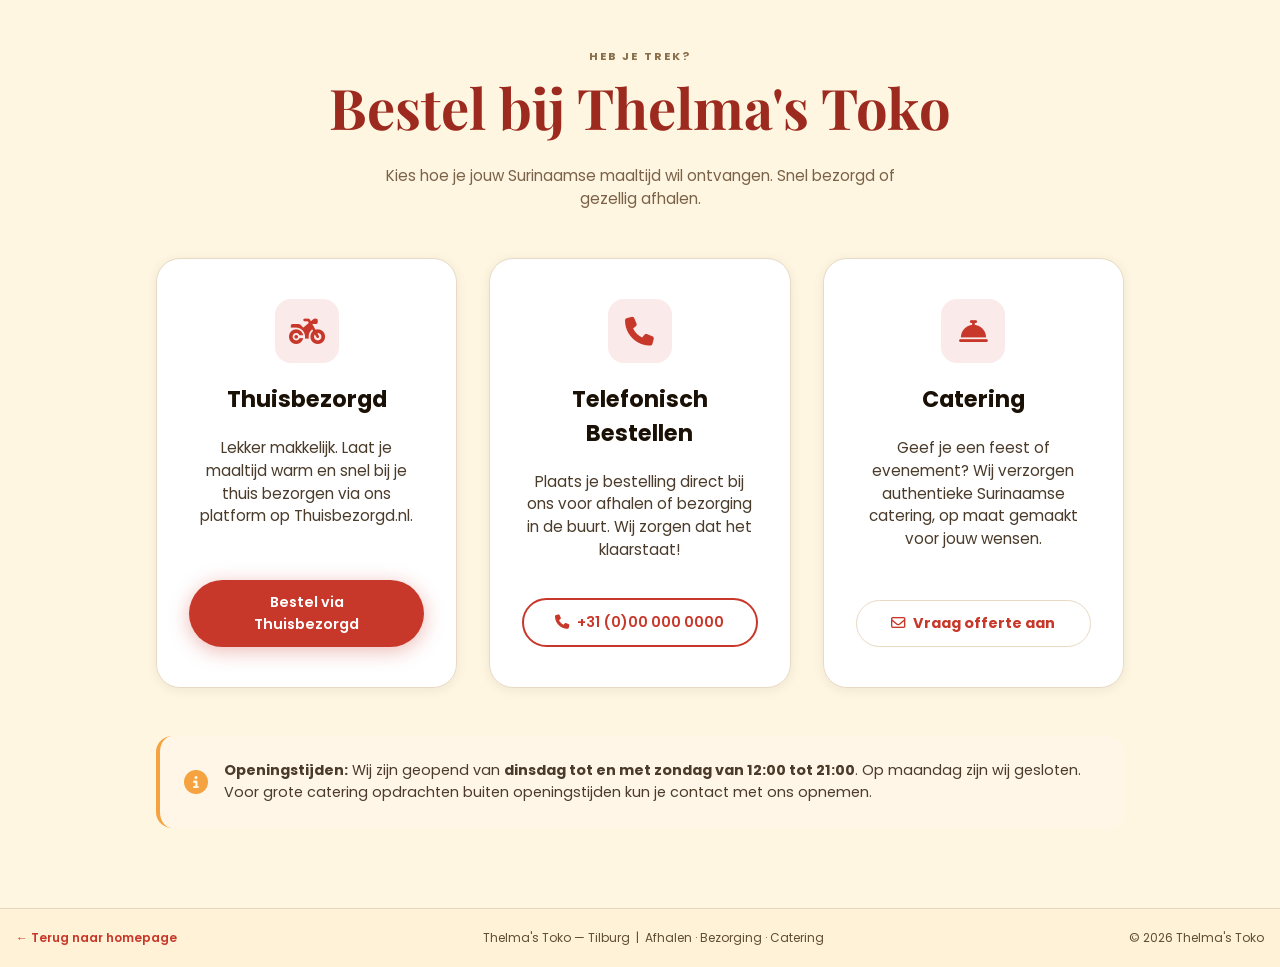
<file: bestellen.html>
<!DOCTYPE html>
<html lang="nl">
<head>
  <meta charset="UTF-8" />
  <meta name="viewport" content="width=device-width, initial-scale=1.0" />

  <!-- SEO -->
  <title>Bestellen | Thelma's Toko Tilburg — Afhalen & Bezorgen</title>
  <meta name="description" content="Bestel gemakkelijk jouw favoriete Surinaamse gerechten bij Thelma's Toko in Tilburg. Ontdek onze opties voor afhalen, bezorgen of catering." />
  <link rel="canonical" href="https://www.thelmas-toko.nl/bestellen" />

  <!-- Open Graph -->
  <meta property="og:title" content="Bestellen — Thelma's Toko Tilburg" />
  <meta property="og:description" content="Bestel direct jouw Surinaamse maaltijden." />
  <meta property="og:type" content="website" />

  <!-- Fonts & Icons -->
  <link rel="preconnect" href="https://fonts.googleapis.com" />
  <link rel="preconnect" href="https://fonts.gstatic.com" crossorigin />
  <link href="https://fonts.googleapis.com/css2?family=Poppins:wght@400;500;600;700;800&family=Playfair+Display:wght@700;800&display=swap" rel="stylesheet" />
  <link rel="stylesheet" href="https://cdnjs.cloudflare.com/ajax/libs/font-awesome/6.5.0/css/all.min.css" />

  <link rel="stylesheet" href="style.css" />
  <link rel="stylesheet" href="menu.css" />
  
  <style>
    .order-page {
      max-width: 1000px;
      margin: 0 auto;
      padding: 3rem 1rem 5rem;
    }
    
    .order-header {
      text-align: center;
      margin-bottom: 3rem;
    }
    
    .order-header h1 {
      font-family: var(--ff-display);
      font-size: clamp(2rem, 5vw, 3.5rem);
      color: var(--clr-primary-dark);
      margin-bottom: 1rem;
    }
    
    .order-options {
      display: grid;
      grid-template-columns: repeat(auto-fit, minmax(300px, 1fr));
      gap: 2rem;
    }
    
    .order-card-large {
      background: var(--clr-surface);
      border-radius: var(--radius-lg);
      padding: 2.5rem 2rem;
      border: 1px solid var(--clr-line);
      display: flex;
      flex-direction: column;
      align-items: center;
      text-align: center;
      gap: 1.25rem;
      box-shadow: var(--shadow-sm);
      transition: transform var(--dur) var(--ease), box-shadow var(--dur) var(--ease);
    }
    
    .order-card-large:hover {
      transform: translateY(-8px);
      box-shadow: var(--shadow-md);
      border-color: var(--clr-primary-light);
    }
    
    .order-card-icon {
      width: 4rem;
      height: 4rem;
      border-radius: var(--radius-md);
      background: rgba(200, 56, 42, 0.1);
      display: grid;
      place-items: center;
      color: var(--clr-primary);
      font-size: 1.8rem;
    }
    
    .order-card-large h2 {
      font-size: 1.4rem;
      color: var(--clr-ink);
    }
    
    .order-card-large p {
      color: var(--clr-ink-2);
      flex: 1;
      font-size: 0.95rem;
    }
    
    .order-card-large .btn {
      width: 100%;
      justify-content: center;
      margin-top: 1rem;
    }
    
    .info-banner {
      background: var(--clr-surface-2);
      border-radius: var(--radius-md);
      padding: 1.5rem;
      margin-top: 3rem;
      display: flex;
      align-items: center;
      gap: 1rem;
      border-left: 4px solid var(--clr-accent);
    }
    
    .info-banner i {
      color: var(--clr-accent);
      font-size: 1.5rem;
    }
    
    .info-banner p {
      font-size: 0.9rem;
      color: var(--clr-ink-2);
    }
  </style>
</head>
<body>



<!-- ── ORDER PAGE ──────────────────────────────────────── -->
<main class="order-page">

  <div class="order-header animate-fade-up">
    <p class="eyebrow">HEB JE TREK?</p>
    <h1>Bestel bij Thelma's Toko</h1>
    <p class="section-desc">Kies hoe je jouw Surinaamse maaltijd wil ontvangen. Snel bezorgd of gezellig afhalen.</p>
  </div>

  <div class="order-options">
    
    <!-- Optie 1: Thuisbezorgd -->
    <article class="order-card-large animate-fade-up delay-1">
      <div class="order-card-icon" aria-hidden="true">
        <i class="fa-solid fa-motorcycle"></i>
      </div>
      <h2>Thuisbezorgd</h2>
      <p>Lekker makkelijk. Laat je maaltijd warm en snel bij je thuis bezorgen via ons platform op Thuisbezorgd.nl.</p>
      <a href="https://www.thuisbezorgd.nl/en/menu/thelmas" target="_blank" rel="noopener noreferrer" class="btn btn-primary">
        Bestel via Thuisbezorgd
      </a>
    </article>

    <!-- Optie 2: Telefonisch Afhalen -->
    <article class="order-card-large animate-fade-up delay-2">
      <div class="order-card-icon" aria-hidden="true">
        <i class="fa-solid fa-phone"></i>
      </div>
      <h2>Telefonisch Bestellen</h2>
      <p>Plaats je bestelling direct bij ons voor afhalen of bezorging in de buurt. Wij zorgen dat het klaarstaat!</p>
      <a href="tel:+31000000000" class="btn btn-outline" style="color: var(--clr-primary); border-color: var(--clr-primary);">
        <i class="fa-solid fa-phone"></i> +31 (0)00 000 0000
      </a>
    </article>

    <!-- Optie 3: Catering & Grote Bestellingen -->
    <article class="order-card-large animate-fade-up delay-3">
      <div class="order-card-icon" aria-hidden="true">
        <i class="fa-solid fa-bell-concierge"></i>
      </div>
      <h2>Catering</h2>
      <p>Geef je een feest of evenement? Wij verzorgen authentieke Surinaamse catering, op maat gemaakt voor jouw wensen.</p>
      <a href="mailto:info@thelmas-toko.nl" class="btn btn-white" style="border: 1px solid var(--clr-line);">
        <i class="fa-regular fa-envelope"></i> Vraag offerte aan
      </a>
    </article>

  </div>

  <div class="info-banner animate-fade-up delay-4">
    <i class="fa-solid fa-circle-info" aria-hidden="true"></i>
    <p><strong>Openingstijden:</strong> Wij zijn geopend van <strong>dinsdag tot en met zondag van 12:00 tot 21:00</strong>. Op maandag zijn wij gesloten. Voor grote catering opdrachten buiten openingstijden kun je contact met ons opnemen.</p>
  </div>

</main>

<!-- ── FOOTER ───────────────────────────────────────────── -->
<footer class="menu-footer" role="contentinfo" style="margin-top: auto;">
  <div class="footer-row">
    <p>
      <a href="index.html" class="footer-home-link">← Terug naar homepage</a>
    </p>
    <p>Thelma's Toko — Tilburg &nbsp;|&nbsp; Afhalen · Bezorging · Catering</p>
    <p>&copy; <span id="menu-footer-year">2026</span> Thelma's Toko</p>
  </div>
</footer>

<script>
  /* Footer year */
  const yr = document.getElementById('menu-footer-year');
  if (yr) yr.textContent = new Date().getFullYear();
</script>
</body>
</html>
</file>
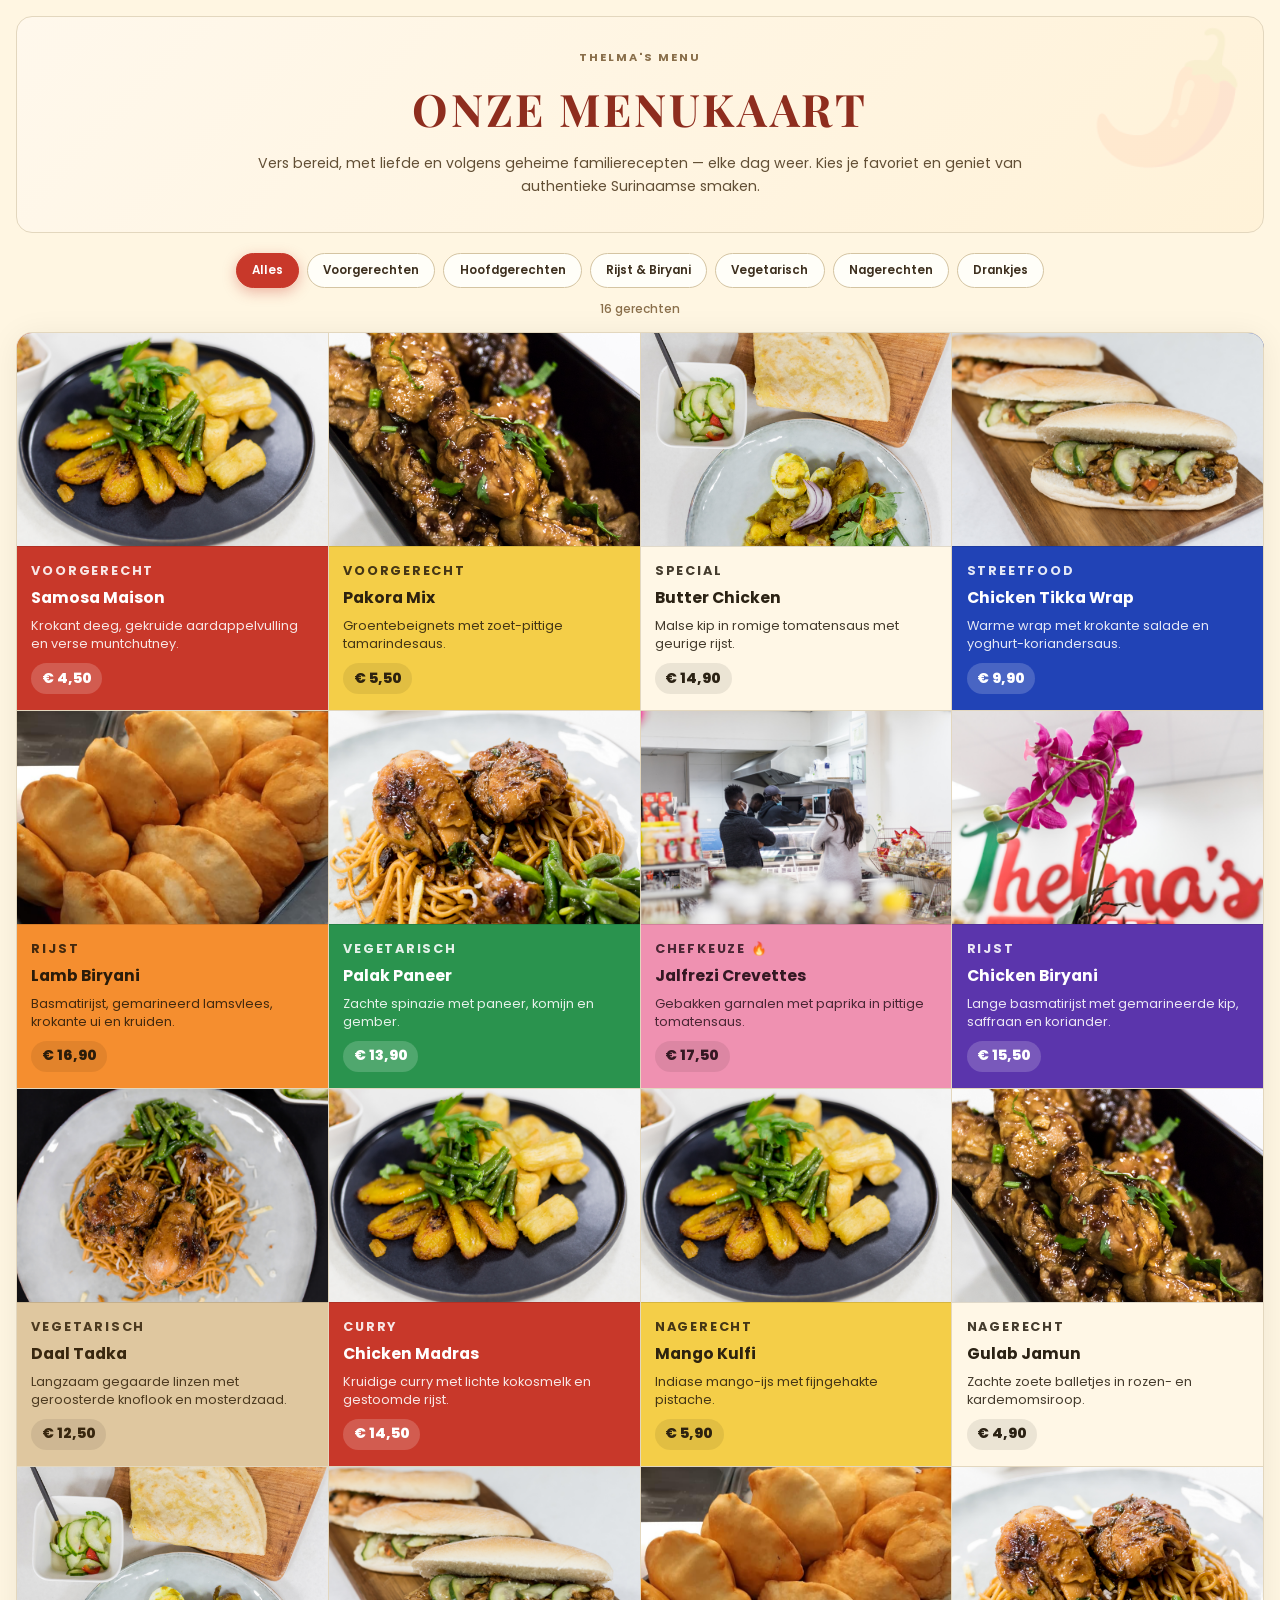
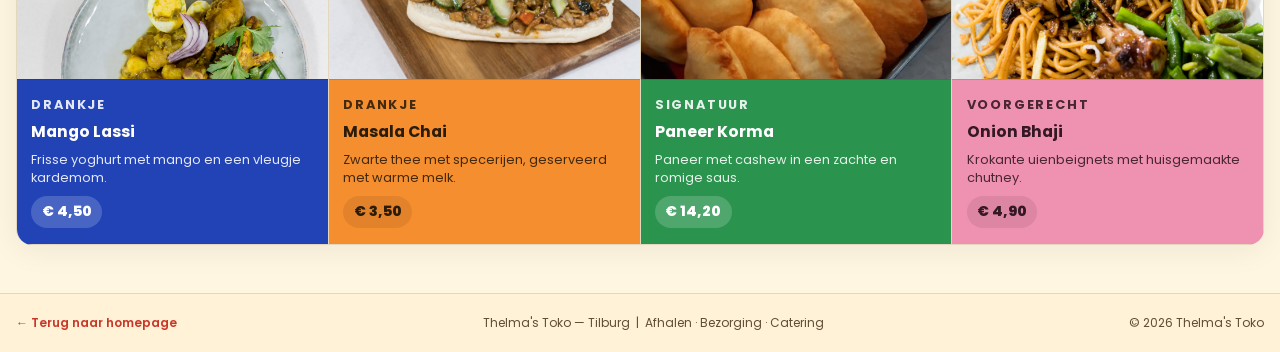
<file: menu.html>
<!DOCTYPE html>
<html lang="nl">
<head>
  <meta charset="UTF-8" />
  <meta name="viewport" content="width=device-width, initial-scale=1.0" />

  <!-- SEO -->
  <title>Menukaart | Thelma's Toko Tilburg — Authentieke Surinaamse Gerechten</title>
  <meta name="description" content="Bekijk de volledige menukaart van Thelma's Toko in Tilburg. Voorgerechten, hoofdgerechten, rijst &amp; biryani, vegetarische opties, desserts en drankjes." />
  <link rel="canonical" href="https://www.thelmas-toko.nl/menu" />

  <!-- Open Graph -->
  <meta property="og:title" content="Menukaart — Thelma's Toko Tilburg" />
  <meta property="og:description" content="Ontdek onze authentieke Surinaamse menukaart." />
  <meta property="og:type" content="website" />

  <!-- Fonts -->
  <link rel="preconnect" href="https://fonts.googleapis.com" />
  <link rel="preconnect" href="https://fonts.gstatic.com" crossorigin />
  <link href="https://fonts.googleapis.com/css2?family=Poppins:wght@400;500;600;700;800&family=Playfair+Display:wght@700;800&display=swap" rel="stylesheet" />

  <!-- Icons -->
  <link rel="stylesheet" href="https://cdnjs.cloudflare.com/ajax/libs/font-awesome/6.5.0/css/all.min.css" />

  <link rel="stylesheet" href="menu.css" />
</head>
<body>



<!-- ── MENU PAGE ───────────────────────────────────────── -->
<main class="menu-page">

  <!-- Hero banner -->
  <section class="menu-hero" aria-labelledby="menu-heading">
    <p class="eyebrow">THELMA'S MENU</p>
    <h1 id="menu-heading">ONZE MENUKAART</h1>
    <p class="hero-copy">
      Vers bereid, met liefde en volgens geheime familierecepten — elke dag weer.
      Kies je favoriet en geniet van authentieke Surinaamse smaken.
    </p>
  </section>

  <!-- Filter chips -->
  <section class="filters" aria-label="Filter de menukaart" role="group">
    <button class="chip active" data-filter="all"      id="filter-all">Alles</button>
    <button class="chip"        data-filter="entrees"  id="filter-entrees">Voorgerechten</button>
    <button class="chip"        data-filter="mains"    id="filter-mains">Hoofdgerechten</button>
    <button class="chip"        data-filter="rice"     id="filter-rice">Rijst &amp; Biryani</button>
    <button class="chip"        data-filter="veggie"   id="filter-veggie">Vegetarisch</button>
    <button class="chip"        data-filter="desserts" id="filter-desserts">Nagerechten</button>
    <button class="chip"        data-filter="drinks"   id="filter-drinks">Drankjes</button>
  </section>

  <!-- Results count -->
  <p class="results-count" id="results-count" aria-live="polite"></p>

  <!-- Menu grid -->
  <section class="menu-grid" id="menu-grid" aria-label="Menukaart gerechten">

    <article class="menu-card bg-red" data-cat="entrees" id="card-samosa">
      <img class="menu-photo" src="assets/menu/dish-01.png" alt="Samosa Maison — krokant deeg met gekruide aardappelvulling" loading="lazy" />
      <div class="card-body">
        <p class="kicker">Voorgerecht</p>
        <h2>Samosa Maison</h2>
        <p>Krokant deeg, gekruide aardappelvulling en verse muntchutney.</p>
        <span class="price">€ 4,50</span>
      </div>
    </article>

    <article class="menu-card bg-yellow" data-cat="entrees" id="card-pakora">
      <img class="menu-photo" src="assets/menu/dish-02.png" alt="Pakora Mix — groentebeignets met tamarindesaus" loading="lazy" />
      <div class="card-body">
        <p class="kicker">Voorgerecht</p>
        <h2>Pakora Mix</h2>
        <p>Groentebeignets met zoet-pittige tamarindesaus.</p>
        <span class="price">€ 5,50</span>
      </div>
    </article>

    <article class="menu-card bg-cream" data-cat="mains" id="card-butter-chicken">
      <img class="menu-photo" src="assets/menu/dish-03.png" alt="Butter Chicken — malse kip in romige tomatensaus" loading="lazy" />
      <div class="card-body">
        <p class="kicker">Special</p>
        <h2>Butter Chicken</h2>
        <p>Malse kip in romige tomatensaus met geurige rijst.</p>
        <span class="price">€ 14,90</span>
      </div>
    </article>

    <article class="menu-card bg-blue" data-cat="mains" id="card-tikka-wrap">
      <img class="menu-photo" src="assets/menu/dish-04.png" alt="Chicken Tikka Wrap — warme wrap met salade" loading="lazy" />
      <div class="card-body">
        <p class="kicker">Streetfood</p>
        <h2>Chicken Tikka Wrap</h2>
        <p>Warme wrap met krokante salade en yoghurt-koriandersaus.</p>
        <span class="price">€ 9,90</span>
      </div>
    </article>

    <article class="menu-card bg-orange" data-cat="rice" id="card-lamb-biryani">
      <img class="menu-photo" src="assets/menu/dish-05.jpg" alt="Lamb Biryani — basmatirijst met gemarineerd lamsvlees" loading="lazy" />
      <div class="card-body">
        <p class="kicker">Rijst</p>
        <h2>Lamb Biryani</h2>
        <p>Basmatirijst, gemarineerd lamsvlees, krokante ui en kruiden.</p>
        <span class="price">€ 16,90</span>
      </div>
    </article>

    <article class="menu-card bg-green" data-cat="veggie" id="card-palak-paneer">
      <img class="menu-photo" src="assets/menu/dish-06.png" alt="Palak Paneer — zachte spinazie met kaas" loading="lazy" />
      <div class="card-body">
        <p class="kicker">Vegetarisch</p>
        <h2>Palak Paneer</h2>
        <p>Zachte spinazie met paneer, komijn en gember.</p>
        <span class="price">€ 13,90</span>
      </div>
    </article>

    <article class="menu-card bg-pink" data-cat="mains" id="card-jalfrezi">
      <img class="menu-photo" src="assets/menu/dish-07.png" alt="Jalfrezi Crevettes — garnalen met paprika in pittige saus" loading="lazy" />
      <div class="card-body">
        <p class="kicker">Chefkeuze 🔥</p>
        <h2>Jalfrezi Crevettes</h2>
        <p>Gebakken garnalen met paprika in pittige tomatensaus.</p>
        <span class="price">€ 17,50</span>
      </div>
    </article>

    <article class="menu-card bg-purple" data-cat="rice" id="card-chicken-biryani">
      <img class="menu-photo" src="assets/menu/dish-08.png" alt="Chicken Biryani — basmatirijst met gemarineerde kip" loading="lazy" />
      <div class="card-body">
        <p class="kicker">Rijst</p>
        <h2>Chicken Biryani</h2>
        <p>Lange basmatirijst met gemarineerde kip, saffraan en koriander.</p>
        <span class="price">€ 15,50</span>
      </div>
    </article>

    <article class="menu-card bg-sand" data-cat="veggie" id="card-daal">
      <img class="menu-photo" src="assets/menu/dish-09.png" alt="Daal Tadka — langzaam gegaarde linzen" loading="lazy" />
      <div class="card-body">
        <p class="kicker">Vegetarisch</p>
        <h2>Daal Tadka</h2>
        <p>Langzaam gegaarde linzen met geroosterde knoflook en mosterdzaad.</p>
        <span class="price">€ 12,50</span>
      </div>
    </article>

    <article class="menu-card bg-red" data-cat="mains" id="card-madras">
      <img class="menu-photo" src="assets/menu/dish-10.png" alt="Chicken Madras — kruidige curry" loading="lazy" />
      <div class="card-body">
        <p class="kicker">Curry</p>
        <h2>Chicken Madras</h2>
        <p>Kruidige curry met lichte kokosmelk en gestoomde rijst.</p>
        <span class="price">€ 14,50</span>
      </div>
    </article>

    <article class="menu-card bg-yellow" data-cat="desserts" id="card-kulfi">
      <img class="menu-photo" src="assets/menu/dish-01.png" alt="Mango Kulfi — Indiaas mango-ijs" loading="lazy" />
      <div class="card-body">
        <p class="kicker">Nagerecht</p>
        <h2>Mango Kulfi</h2>
        <p>Indiase mango-ijs met fijngehakte pistache.</p>
        <span class="price">€ 5,90</span>
      </div>
    </article>

    <article class="menu-card bg-cream" data-cat="desserts" id="card-gulab">
      <img class="menu-photo" src="assets/menu/dish-02.png" alt="Gulab Jamun — zachte zoete balletjes" loading="lazy" />
      <div class="card-body">
        <p class="kicker">Nagerecht</p>
        <h2>Gulab Jamun</h2>
        <p>Zachte zoete balletjes in rozen- en kardemomsiroop.</p>
        <span class="price">€ 4,90</span>
      </div>
    </article>

    <article class="menu-card bg-blue" data-cat="drinks" id="card-lassi">
      <img class="menu-photo" src="assets/menu/dish-03.png" alt="Mango Lassi — frisse yoghurt met mango" loading="lazy" />
      <div class="card-body">
        <p class="kicker">Drankje</p>
        <h2>Mango Lassi</h2>
        <p>Frisse yoghurt met mango en een vleugje kardemom.</p>
        <span class="price">€ 4,50</span>
      </div>
    </article>

    <article class="menu-card bg-orange" data-cat="drinks" id="card-chai">
      <img class="menu-photo" src="assets/menu/dish-04.png" alt="Masala Chai — zwarte thee met specerijen" loading="lazy" />
      <div class="card-body">
        <p class="kicker">Drankje</p>
        <h2>Masala Chai</h2>
        <p>Zwarte thee met specerijen, geserveerd met warme melk.</p>
        <span class="price">€ 3,50</span>
      </div>
    </article>

    <article class="menu-card bg-green" data-cat="mains" id="card-korma">
      <img class="menu-photo" src="assets/menu/dish-05.jpg" alt="Paneer Korma — paneer met cashew" loading="lazy" />
      <div class="card-body">
        <p class="kicker">Signatuur</p>
        <h2>Paneer Korma</h2>
        <p>Paneer met cashew in een zachte en romige saus.</p>
        <span class="price">€ 14,20</span>
      </div>
    </article>

    <article class="menu-card bg-pink" data-cat="entrees" id="card-bhaji">
      <img class="menu-photo" src="assets/menu/dish-06.png" alt="Onion Bhaji — krokante uienbeignets" loading="lazy" />
      <div class="card-body">
        <p class="kicker">Voorgerecht</p>
        <h2>Onion Bhaji</h2>
        <p>Krokante uienbeignets met huisgemaakte chutney.</p>
        <span class="price">€ 4,90</span>
      </div>
    </article>

  </section>

  <!-- Empty state -->
  <div class="no-results" id="no-results" hidden aria-live="polite">
    <i class="fa-solid fa-bowl-food" aria-hidden="true"></i>
    <p>Geen gerechten gevonden in deze categorie.</p>
  </div>

</main>

<!-- ── FOOTER ───────────────────────────────────────────── -->
<footer class="menu-footer" role="contentinfo">
  <div class="footer-row">
    <p>
      <a href="index.html" class="footer-home-link">← Terug naar homepage</a>
    </p>
    <p>Thelma's Toko — Tilburg &nbsp;|&nbsp; Afhalen · Bezorging · Catering</p>
    <p>&copy; <span id="menu-footer-year">2026</span> Thelma's Toko</p>
  </div>
</footer>

<script>
  /* ── Filter chips ─────────────────────────── */
  const chips  = document.querySelectorAll('.chip');
  const cards  = document.querySelectorAll('.menu-card');
  const count  = document.getElementById('results-count');
  const noRes  = document.getElementById('no-results');

  function updateCount(visible) {
    count.textContent = visible === cards.length
      ? `${visible} gerechten`
      : `${visible} van de ${cards.length} gerechten`;
  }

  chips.forEach(chip => {
    chip.addEventListener('click', () => {
      chips.forEach(c => c.classList.remove('active'));
      chip.classList.add('active');

      const filter = chip.dataset.filter;
      let visible = 0;

      cards.forEach(card => {
        const show = filter === 'all' || card.dataset.cat === filter;
        card.classList.toggle('hidden', !show);
        if (show) visible++;
      });

      noRes.hidden = visible > 0;
      updateCount(visible);
    });
  });

  /* Initial count */
  updateCount(cards.length);

  /* ── Footer year ──────────────────────────── */
  const yr = document.getElementById('menu-footer-year');
  if (yr) yr.textContent = new Date().getFullYear();
</script>
</body>
</html>
</file>
<file: style.css>
/* ============================================================
   THELMA'S TOKO — Main Stylesheet
   style.css (landing page)
============================================================ */

/* ─── Design Tokens ─────────────────────────────────────── */
:root {
  /* Brand palette */
  --clr-primary:       #c8382a;   /* deep chilli red  */
  --clr-primary-dark:  #9d2a1f;   /* darker red       */
  --clr-primary-light: #f0564a;   /* lighter red      */
  --clr-accent:        #f4a340;   /* warm amber/gold  */
  --clr-bg:            #fffbf5;   /* warm off-white   */
  --clr-surface:       #ffffff;
  --clr-surface-2:     #fff6e8;
  --clr-ink:           #1a1005;
  --clr-ink-2:         #4a3b2a;
  --clr-ink-3:         #7a6248;
  --clr-line:          #e8d9c4;

  /* Typography */
  --ff-body:    'Poppins', sans-serif;
  --ff-display: 'Playfair Display', Georgia, serif;

  /* Spacing */
  --space-xs:  0.5rem;
  --space-sm:  1rem;
  --space-md:  2rem;
  --space-lg:  4rem;
  --space-xl:  6rem;

  /* Radius */
  --radius-sm: 8px;
  --radius-md: 16px;
  --radius-lg: 24px;
  --radius-xl: 40px;

  /* Shadow */
  --shadow-sm: 0 2px 12px rgba(0,0,0,.07);
  --shadow-md: 0 8px 32px rgba(0,0,0,.10);
  --shadow-lg: 0 20px 60px rgba(0,0,0,.14);

  /* Transitions */
  --ease: cubic-bezier(.4,0,.2,1);
  --dur:  0.3s;

  /* Navbar height */
  --navbar-h: 72px;
}

/* ─── Reset ─────────────────────────────────────────────── */
*, *::before, *::after { box-sizing: border-box; margin: 0; padding: 0; }

html {
  scroll-behavior: smooth;
  font-size: 16px;
  -webkit-text-size-adjust: 100%;
}

body {
  font-family: var(--ff-body);
  background: var(--clr-bg);
  color: var(--clr-ink);
  line-height: 1.6;
  overflow-x: hidden;
  -webkit-font-smoothing: antialiased;
}

img { display: block; max-width: 100%; height: auto; }
a   { color: inherit; text-decoration: none; }
ul  { list-style: none; }
button { cursor: pointer; border: none; background: none; font-family: inherit; }

/* ─── Utility ────────────────────────────────────────────── */
.container {
  width: min(1200px, 100% - 2 * var(--space-md));
  margin-inline: auto;
}

.section-eyebrow {
  font-size: .75rem;
  font-weight: 700;
  letter-spacing: .18em;
  text-transform: uppercase;
  color: var(--clr-primary);
}

.section-header {
  text-align: center;
  margin-bottom: var(--space-lg);
}

.section-title {
  font-family: var(--ff-display);
  font-size: clamp(1.8rem, 4vw, 2.8rem);
  color: var(--clr-ink);
  line-height: 1.2;
  margin-top: .5rem;
}

.section-desc {
  margin-top: .75rem;
  color: var(--clr-ink-3);
  font-size: .95rem;
  max-width: 520px;
  margin-inline: auto;
}

/* ─── Buttons ────────────────────────────────────────────── */
.btn {
  display: inline-flex;
  align-items: center;
  gap: .5rem;
  padding: .75rem 1.75rem;
  border-radius: var(--radius-xl);
  font-size: .9rem;
  font-weight: 600;
  transition: transform var(--dur) var(--ease),
              box-shadow var(--dur) var(--ease),
              background var(--dur) var(--ease),
              color var(--dur) var(--ease);
}

.btn-primary {
  background: var(--clr-primary);
  color: #fff;
  box-shadow: 0 4px 20px rgba(200,56,42,.35);
}
.btn-primary:hover {
  background: var(--clr-primary-dark);
  transform: translateY(-2px);
  box-shadow: 0 8px 28px rgba(200,56,42,.45);
}

.btn-outline {
  background: transparent;
  color: #fff;
  border: 2px solid rgba(255,255,255,.7);
}
.btn-outline:hover {
  background: rgba(255,255,255,.15);
  border-color: #fff;
  transform: translateY(-2px);
}

.btn-nav {
  background: var(--clr-primary);
  color: #fff;
  padding: .5rem 1.25rem;
  font-size: .82rem;
  box-shadow: 0 3px 12px rgba(200,56,42,.3);
}
.btn-nav:hover {
  background: var(--clr-primary-dark);
  transform: translateY(-1px);
}

.btn-white {
  background: #fff;
  color: var(--clr-primary);
  font-weight: 700;
}
.btn-white:hover {
  background: var(--clr-surface-2);
  transform: translateY(-2px);
}

.btn-lg { padding: .95rem 2.25rem; font-size: 1rem; }

/* ─── Animations ─────────────────────────────────────────── */
@keyframes fadeUp {
  from { opacity: 0; transform: translateY(30px); }
  to   { opacity: 1; transform: translateY(0); }
}

@keyframes scrollBounce {
  0%, 100% { transform: translateY(0); }
  50%       { transform: translateY(8px); }
}

@keyframes spin {
  to { transform: rotate(360deg); }
}

.animate-fade-up {
  opacity: 0;
  animation: fadeUp .8s var(--ease) forwards;
}

.delay-1 { animation-delay: .15s; }
.delay-2 { animation-delay: .3s; }
.delay-3 { animation-delay: .45s; }
.delay-4 { animation-delay: .6s; }

/* Scroll-triggered reveal */
.reveal {
  opacity: 0;
  transform: translateY(40px);
  transition: opacity .7s var(--ease), transform .7s var(--ease);
}
.reveal.visible {
  opacity: 1;
  transform: none;
}

/* ──────────────────────────────────────────────────────────
   NAVBAR
────────────────────────────────────────────────────────── */
.navbar {
  position: fixed;
  inset-block-start: 0;
  inset-inline: 0;
  z-index: 100;
  display: flex;
  align-items: center;
  justify-content: space-between;
  height: var(--navbar-h);
  padding-inline: clamp(1rem, 4vw, 2.5rem);
  background: transparent;
  transition: background var(--dur) var(--ease),
              box-shadow var(--dur) var(--ease),
              backdrop-filter var(--dur) var(--ease);
}

.navbar.scrolled {
  background: rgba(255,251,245,.96);
  backdrop-filter: blur(12px);
  -webkit-backdrop-filter: blur(12px);
  box-shadow: 0 2px 20px rgba(0,0,0,.10);
}

/* Logo */
.nav-logo {
  display: flex;
  align-items: center;
  gap: .6rem;
  text-decoration: none;
}

.logo-mark {
  width: 2.4rem;
  height: 2.4rem;
  display: grid;
  place-items: center;
  border-radius: 50%;
  background: var(--clr-primary);
  color: #fff;
  font-size: .72rem;
  font-weight: 800;
  letter-spacing: .04em;
  flex-shrink: 0;
  transition: transform var(--dur) var(--ease);
}
.nav-logo:hover .logo-mark { transform: rotate(-5deg) scale(1.08); }

.logo-mark--sm {
  width: 2rem;
  height: 2rem;
  font-size: .65rem;
}

.logo-text { display: flex; flex-direction: column; line-height: 1.1; }

.logo-name {
  font-size: .9rem;
  font-weight: 700;
  color: #fff;
  transition: color var(--dur) var(--ease);
}

.logo-city {
  font-size: .68rem;
  color: rgba(255,255,255,.75);
  transition: color var(--dur) var(--ease);
}

.navbar.scrolled .logo-name { color: var(--clr-ink); }
.navbar.scrolled .logo-city { color: var(--clr-ink-3); }

/* Nav links */
.nav-menu {
  display: flex;
  align-items: center;
  gap: 1.5rem;
}

.nav-links {
  display: flex;
  align-items: center;
  gap: .25rem;
}

.nav-link {
  padding: .45rem .75rem;
  border-radius: var(--radius-sm);
  font-size: .85rem;
  font-weight: 500;
  color: rgba(255,255,255,.9);
  transition: color var(--dur) var(--ease),
              background var(--dur) var(--ease);
}

.nav-link:hover,
.nav-link.active {
  color: #fff;
  background: rgba(255,255,255,.18);
}

.navbar.scrolled .nav-link { color: var(--clr-ink-2); }
.navbar.scrolled .nav-link:hover,
.navbar.scrolled .nav-link.active {
  color: var(--clr-primary);
  background: rgba(200,56,42,.08);
}

/* Hamburger */
.hamburger {
  display: none;
  flex-direction: column;
  justify-content: center;
  gap: 5px;
  width: 2.2rem;
  height: 2.2rem;
  padding: .25rem;
  border-radius: var(--radius-sm);
  transition: background var(--dur) var(--ease);
}

.hamburger span {
  display: block;
  height: 2px;
  background: #fff;
  border-radius: 2px;
  transition: transform var(--dur) var(--ease),
              opacity var(--dur) var(--ease),
              background var(--dur) var(--ease);
}

.navbar.scrolled .hamburger span { background: var(--clr-ink); }

.hamburger.open span:nth-child(1) { transform: translateY(7px) rotate(45deg); }
.hamburger.open span:nth-child(2) { opacity: 0; }
.hamburger.open span:nth-child(3) { transform: translateY(-7px) rotate(-45deg); }

.nav-overlay {
  display: none;
  position: fixed;
  inset: 0;
  background: rgba(0,0,0,.5);
  z-index: 99;
  backdrop-filter: blur(4px);
}
.nav-overlay.visible { display: block; }

/* ──────────────────────────────────────────────────────────
   HERO
────────────────────────────────────────────────────────── */
.hero {
  position: relative;
  min-height: 100svh;
  display: flex;
  align-items: center;
  overflow: hidden;
}

.hero-bg-img {
  position: absolute;
  inset: 0;
  z-index: 0;
}

.hero-bg-img img {
  width: 100%;
  height: 100%;
  object-fit: cover;
  object-position: center;
  transform: scale(1.04);
  animation: heroPanIn 12s var(--ease) forwards;
}

@keyframes heroPanIn {
  from { transform: scale(1.1); }
  to   { transform: scale(1.0); }
}

.hero-overlay {
  position: absolute;
  inset: 0;
  background: linear-gradient(
    135deg,
    rgba(20,8,0,.70) 0%,
    rgba(155,40,25,.50) 50%,
    rgba(20,8,0,.40) 100%
  );
}

.hero-content {
  position: relative;
  z-index: 2;
  padding-top: 2rem;
  display: flex;
  flex-direction: column;
  align-items: flex-start;
  gap: 1.25rem;
  max-width: 740px;
}

.hero-eyebrow {
  display: inline-flex;
  align-items: center;
  gap: .5rem;
  background: rgba(255,255,255,.15);
  backdrop-filter: blur(8px);
  border: 1px solid rgba(255,255,255,.25);
  padding: .4rem 1rem;
  border-radius: 999px;
  font-size: .8rem;
  font-weight: 600;
  color: #fff;
  letter-spacing: .04em;
}

.hero-title {
  font-family: var(--ff-display);
  font-size: clamp(2.6rem, 7vw, 5.5rem);
  font-weight: 800;
  color: #fff;
  line-height: 1.1;
}

.hero-title-accent {
  color: var(--clr-accent);
}

.hero-desc {
  font-size: clamp(.9rem, 1.5vw, 1.1rem);
  color: rgba(255,255,255,.85);
  line-height: 1.7;
  max-width: 520px;
}

.br-desktop { display: none; }
@media (min-width: 768px) { .br-desktop { display: inline; } }

.hero-cta {
  display: flex;
  flex-wrap: wrap;
  gap: .75rem;
  padding-top: .5rem;
}

.hero-scroll-hint {
  position: absolute;
  bottom: 2.5rem;
  left: 50%;
  transform: translateX(-50%);
  z-index: 2;
  display: flex;
  flex-direction: column;
  align-items: center;
  gap: .5rem;
  color: rgba(255,255,255,.7);
  font-size: .72rem;
  letter-spacing: .12em;
  text-transform: uppercase;
}

.scroll-line {
  width: 1px;
  height: 40px;
  background: rgba(255,255,255,.5);
  animation: scrollBounce 1.8s ease-in-out infinite;
}

/* ──────────────────────────────────────────────────────────
   SERVICES
────────────────────────────────────────────────────────── */
.services {
  padding-block: var(--space-xl);
  background: var(--clr-bg);
}

.services-grid {
  display: grid;
  grid-template-columns: repeat(auto-fit, minmax(240px, 1fr));
  gap: 1.5rem;
}

.service-card {
  background: var(--clr-surface);
  border-radius: var(--radius-lg);
  padding: 2rem 1.75rem;
  border: 1px solid var(--clr-line);
  display: flex;
  flex-direction: column;
  gap: .85rem;
  transition: transform var(--dur) var(--ease),
              box-shadow var(--dur) var(--ease),
              border-color var(--dur) var(--ease);
}

.service-card:hover {
  transform: translateY(-8px);
  box-shadow: var(--shadow-lg);
  border-color: var(--clr-primary-light);
}

.service-icon {
  width: 3.2rem;
  height: 3.2rem;
  border-radius: var(--radius-md);
  background: linear-gradient(135deg, var(--clr-primary), var(--clr-primary-light));
  display: grid;
  place-items: center;
  color: #fff;
  font-size: 1.2rem;
  transition: transform var(--dur) var(--ease);
}

.service-card:hover .service-icon {
  transform: rotate(-8deg) scale(1.1);
}

.service-card h3 {
  font-size: 1.15rem;
  font-weight: 700;
  color: var(--clr-ink);
}

.service-card p {
  font-size: .88rem;
  color: var(--clr-ink-3);
  line-height: 1.65;
  flex: 1;
}

.service-link {
  display: inline-flex;
  align-items: center;
  gap: .4rem;
  font-size: .82rem;
  font-weight: 700;
  color: var(--clr-primary);
  transition: gap var(--dur) var(--ease), color var(--dur) var(--ease);
}
.service-link:hover { gap: .8rem; color: var(--clr-primary-dark); }

/* ──────────────────────────────────────────────────────────
   ABOUT
────────────────────────────────────────────────────────── */
.about {
  padding-block: var(--space-xl);
  background: var(--clr-surface-2);
}

.about-inner {
  display: grid;
  grid-template-columns: 1fr 1fr;
  gap: clamp(2rem, 6vw, 5rem);
  align-items: center;
}

/* Image side */
.about-image-wrap {
  position: relative;
}

.about-img {
  width: 100%;
  aspect-ratio: 5/6;
  object-fit: cover;
  border-radius: var(--radius-lg);
  box-shadow: var(--shadow-lg);
}

.about-badge {
  position: absolute;
  bottom: 2rem;
  left: -1.5rem;
  background: var(--clr-primary);
  color: #fff;
  padding: .9rem 1.3rem;
  border-radius: var(--radius-md);
  box-shadow: 0 8px 28px rgba(200,56,42,.4);
  display: flex;
  flex-direction: column;
  align-items: center;
  line-height: 1;
}

.badge-year {
  font-family: var(--ff-display);
  font-size: 2rem;
  font-weight: 800;
}

.badge-label {
  font-size: .68rem;
  font-weight: 600;
  opacity: .85;
  letter-spacing: .08em;
  margin-top: .2rem;
}

/* Content side */
.about-content {
  display: flex;
  flex-direction: column;
  gap: 1.25rem;
}

.about-text {
  font-size: .95rem;
  color: var(--clr-ink-2);
  line-height: 1.8;
}

.about-features {
  display: grid;
  grid-template-columns: 1fr 1fr;
  gap: .6rem .5rem;
  margin-top: .25rem;
}

.about-features li {
  display: flex;
  align-items: center;
  gap: .5rem;
  font-size: .87rem;
  font-weight: 500;
  color: var(--clr-ink-2);
}

.about-features li i {
  color: var(--clr-primary);
  font-size: 1rem;
  flex-shrink: 0;
}

/* ──────────────────────────────────────────────────────────
   REVIEWS
────────────────────────────────────────────────────────── */
.reviews {
  padding-block: var(--space-xl);
  background: var(--clr-bg);
}

.stars-row {
  display: flex;
  align-items: center;
  justify-content: center;
  gap: .3rem;
  color: var(--clr-accent);
  font-size: 1.2rem;
  margin-bottom: var(--space-lg);
}

.stars-row span {
  font-size: .95rem;
  font-weight: 700;
  color: var(--clr-ink-2);
  margin-left: .5rem;
}

.reviews-grid {
  display: grid;
  grid-template-columns: repeat(auto-fit, minmax(260px, 1fr));
  gap: 1.5rem;
}

.review-card {
  background: var(--clr-surface);
  border: 1px solid var(--clr-line);
  border-radius: var(--radius-lg);
  padding: 2rem 1.75rem;
  display: flex;
  flex-direction: column;
  gap: 1.25rem;
  transition: transform var(--dur) var(--ease),
              box-shadow var(--dur) var(--ease);
}

.review-card:hover {
  transform: translateY(-6px);
  box-shadow: var(--shadow-md);
}

.review-card--featured {
  background: var(--clr-primary);
  border-color: var(--clr-primary);
  color: #fff;
}

.review-stars { color: var(--clr-accent); font-size: .95rem; display: flex; gap: .2rem; }

.review-card blockquote p {
  font-size: .92rem;
  line-height: 1.75;
  color: var(--clr-ink-2);
  font-style: italic;
}

.review-card--featured blockquote p {
  color: rgba(255,255,255,.92);
}

.review-author {
  display: flex;
  align-items: center;
  gap: .85rem;
  margin-top: auto;
  padding-top: 1rem;
  border-top: 1px solid var(--clr-line);
}

.review-card--featured .review-author {
  border-top-color: rgba(255,255,255,.25);
}

.review-avatar {
  width: 2.4rem;
  height: 2.4rem;
  border-radius: 50%;
  background: var(--clr-surface-2);
  display: grid;
  place-items: center;
  font-weight: 800;
  font-size: .9rem;
  color: var(--clr-primary);
  flex-shrink: 0;
}

.review-card--featured .review-avatar {
  background: rgba(255,255,255,.2);
  color: #fff;
}

.review-author div {
  display: flex;
  flex-direction: column;
}

.review-author strong {
  font-size: .88rem;
  font-weight: 700;
}

.review-author span {
  font-size: .75rem;
  color: var(--clr-ink-3);
  margin-top: .1rem;
}

.review-card--featured .review-author span {
  color: rgba(255,255,255,.7);
}

/* ──────────────────────────────────────────────────────────
   GALLERY
────────────────────────────────────────────────────────── */
.gallery {
  padding-block: var(--space-xl);
  background: var(--clr-surface-2);
}

.gallery-grid {
  display: grid;
  grid-template-columns: repeat(3, 1fr);
  grid-template-rows: auto auto;
  gap: 1rem;
}

.gallery-item {
  position: relative;
  border-radius: var(--radius-md);
  overflow: hidden;
  background: var(--clr-line);
}

.gallery-item img {
  width: 100%;
  height: 100%;
  object-fit: cover;
  transition: transform .6s var(--ease), filter .4s var(--ease);
  filter: brightness(.95) saturate(1);
}

.gallery-item:hover img {
  transform: scale(1.06);
  filter: brightness(1.05) saturate(1.1);
}

.gallery-item figcaption {
  position: absolute;
  bottom: 0;
  inset-inline: 0;
  padding: .6rem .9rem;
  background: linear-gradient(to top, rgba(0,0,0,.7), transparent);
  color: #fff;
  font-size: .78rem;
  font-weight: 600;
  opacity: 0;
  transform: translateY(6px);
  transition: opacity var(--dur) var(--ease), transform var(--dur) var(--ease);
}

.gallery-item:hover figcaption {
  opacity: 1;
  transform: none;
}

/* Explicit grid placement */
.gallery-item { min-height: 220px; }

.gallery-item--large {
  grid-row: span 2;
  min-height: unset;
}

.gallery-item--wide {
  grid-column: span 2;
}

/* ──────────────────────────────────────────────────────────
   CONTACT
────────────────────────────────────────────────────────── */
.contact {
  padding-block: var(--space-xl);
  background: var(--clr-bg);
}

.contact-inner {
  display: grid;
  grid-template-columns: 420px 1fr;
  gap: clamp(2rem, 5vw, 4rem);
  align-items: start;
}

.contact-info {
  display: flex;
  flex-direction: column;
  gap: 1.5rem;
}

.contact-list {
  display: flex;
  flex-direction: column;
  gap: 1.1rem;
  margin-top: .5rem;
}

.contact-list li {
  display: flex;
  align-items: flex-start;
  gap: 1rem;
}

.contact-icon {
  width: 2.5rem;
  height: 2.5rem;
  border-radius: var(--radius-sm);
  background: rgba(200,56,42,.1);
  display: grid;
  place-items: center;
  color: var(--clr-primary);
  font-size: .95rem;
  flex-shrink: 0;
  margin-top: .1rem;
}

.contact-list strong {
  display: block;
  font-size: .82rem;
  font-weight: 700;
  color: var(--clr-ink-3);
  text-transform: uppercase;
  letter-spacing: .06em;
  margin-bottom: .2rem;
}

.contact-list span,
.contact-list a {
  font-size: .9rem;
  color: var(--clr-ink-2);
}

.contact-list a:hover { color: var(--clr-primary); text-decoration: underline; }

.social-links {
  display: flex;
  gap: .75rem;
  padding-top: .5rem;
}

.social-link {
  width: 2.6rem;
  height: 2.6rem;
  border-radius: 50%;
  background: var(--clr-surface);
  border: 1px solid var(--clr-line);
  display: grid;
  place-items: center;
  color: var(--clr-ink-2);
  font-size: .95rem;
  transition: background var(--dur) var(--ease),
              color var(--dur) var(--ease),
              transform var(--dur) var(--ease),
              box-shadow var(--dur) var(--ease);
}

.social-link:hover {
  background: var(--clr-primary);
  color: #fff;
  border-color: var(--clr-primary);
  transform: translateY(-3px);
  box-shadow: 0 6px 18px rgba(200,56,42,.35);
}

.contact-map {
  border-radius: var(--radius-lg);
  overflow: hidden;
  box-shadow: var(--shadow-md);
  border: 1px solid var(--clr-line);
  min-height: 380px;
}

.contact-map iframe {
  display: block;
  width: 100%;
  height: 100%;
  min-height: 380px;
}

/* ──────────────────────────────────────────────────────────
   CTA SECTION
────────────────────────────────────────────────────────── */
.cta-section {
  padding-block: var(--space-xl);
  background: linear-gradient(135deg, var(--clr-primary-dark) 0%, var(--clr-primary) 60%, #e05040 100%);
  overflow: hidden;
  position: relative;
}

.cta-section::before {
  content: '';
  position: absolute;
  inset: 0;
  background: url("data:image/svg+xml,%3Csvg width='60' height='60' viewBox='0 0 60 60' xmlns='http://www.w3.org/2000/svg'%3E%3Cg fill='none' fill-rule='evenodd'%3E%3Cg fill='%23ffffff' fill-opacity='0.04'%3E%3Cpath d='M36 34v-4h-2v4h-4v2h4v4h2v-4h4v-2h-4zm0-30V0h-2v4h-4v2h4v4h2V6h4V4h-4zM6 34v-4H4v4H0v2h4v4h2v-4h4v-2H6zM6 4V0H4v4H0v2h4v4h2V6h4V4H6z'/%3E%3C/g%3E%3C/g%3E%3C/svg%3E");
}

.cta-inner {
  position: relative;
  display: grid;
  grid-template-columns: 1fr 360px;
  align-items: center;
  gap: 2rem;
}

.cta-content {
  display: flex;
  flex-direction: column;
  gap: 1.25rem;
}

.cta-eyebrow { color: rgba(255,255,255,.75) !important; }

.cta-title {
  font-family: var(--ff-display);
  font-size: clamp(2rem, 4vw, 3rem);
  font-weight: 800;
  color: #fff;
  line-height: 1.2;
}

.cta-desc {
  color: rgba(255,255,255,.8);
  font-size: .95rem;
}

.cta-buttons {
  display: flex;
  flex-wrap: wrap;
  gap: .75rem;
  padding-top: .25rem;
}

.cta-image {
  position: relative;
}

.cta-image img {
  width: 100%;
  border-radius: var(--radius-xl);
  box-shadow: 0 20px 60px rgba(0,0,0,.3);
  transform: rotate(2deg);
  transition: transform .4s var(--ease);
}

.cta-image:hover img { transform: rotate(0deg) scale(1.02); }

/* ──────────────────────────────────────────────────────────
   FOOTER
────────────────────────────────────────────────────────── */
.footer {
  background: var(--clr-ink);
  color: rgba(255,255,255,.65);
}

.footer-inner {
  display: grid;
  grid-template-columns: 240px 1fr auto;
  align-items: center;
  gap: 2rem;
  padding-block: 2.5rem;
  border-bottom: 1px solid rgba(255,255,255,.1);
}

.footer-brand {
  display: flex;
  align-items: center;
  gap: .7rem;
}

.footer-brand-name {
  font-size: .88rem;
  font-weight: 700;
  color: #fff;
}

.footer-brand-city {
  font-size: .72rem;
  color: rgba(255,255,255,.5);
  margin-top: .2rem;
}

.footer-nav ul {
  display: flex;
  flex-wrap: wrap;
  gap: .4rem 1.2rem;
}

.footer-nav a {
  font-size: .82rem;
  color: rgba(255,255,255,.55);
  transition: color var(--dur) var(--ease);
}

.footer-nav a:hover { color: #fff; }

.footer-social {
  display: flex;
  gap: .6rem;
}

.footer-social a {
  width: 2.2rem;
  height: 2.2rem;
  border-radius: 50%;
  background: rgba(255,255,255,.08);
  display: grid;
  place-items: center;
  color: rgba(255,255,255,.6);
  font-size: .88rem;
  transition: background var(--dur) var(--ease),
              color var(--dur) var(--ease),
              transform var(--dur) var(--ease);
}

.footer-social a:hover {
  background: var(--clr-primary);
  color: #fff;
  transform: translateY(-3px);
}

.footer-bottom {
  padding-block: 1.25rem;
  text-align: center;
  font-size: .78rem;
}

/* ──────────────────────────────────────────────────────────
   BACK TO TOP
────────────────────────────────────────────────────────── */
.back-to-top {
  position: fixed;
  bottom: 1.75rem;
  right: 1.75rem;
  z-index: 90;
  width: 2.8rem;
  height: 2.8rem;
  border-radius: 50%;
  background: var(--clr-primary);
  color: #fff;
  font-size: 1rem;
  display: grid;
  place-items: center;
  box-shadow: 0 6px 24px rgba(200,56,42,.4);
  opacity: 0;
  pointer-events: none;
  transform: translateY(12px);
  transition: opacity var(--dur) var(--ease),
              transform var(--dur) var(--ease),
              background var(--dur) var(--ease);
}

.back-to-top.visible {
  opacity: 1;
  pointer-events: auto;
  transform: none;
}

.back-to-top:hover {
  background: var(--clr-primary-dark);
  transform: translateY(-3px);
}

/* ──────────────────────────────────────────────────────────
   RESPONSIVE
────────────────────────────────────────────────────────── */

/* Tablet ≤ 1024px */
@media (max-width: 1024px) {
  .contact-inner {
    grid-template-columns: 1fr;
  }

  .contact-map {
    min-height: 300px;
  }
  .contact-map iframe { min-height: 300px; }

  .cta-inner {
    grid-template-columns: 1fr;
  }

  .cta-image {
    display: none;
  }

  .footer-inner {
    grid-template-columns: 1fr 1fr;
    grid-template-rows: auto auto;
  }

  .footer-nav {
    grid-column: 1 / -1;
    order: 3;
  }

  .footer-social {
    justify-content: flex-end;
  }
}

/* Tablet ≤ 860px */
@media (max-width: 860px) {
  .about-inner {
    grid-template-columns: 1fr;
  }

  .about-image-wrap {
    max-width: 520px;
    margin-inline: auto;
  }

  .about-badge {
    left: 1rem;
  }
}

/* Mobile ≤ 768px */
@media (max-width: 768px) {
  :root { --space-xl: 4.5rem; }

  /* Hamburger menu */
  .hamburger { display: flex; }

  .btn-nav { display: none; }

  .nav-links {
    position: fixed;
    inset-block-start: 0;
    inset-inline-end: 0;
    height: 100vh;
    width: min(320px, 85vw);
    flex-direction: column;
    align-items: flex-start;
    gap: 0;
    background: var(--clr-surface);
    padding: calc(var(--navbar-h) + 1rem) 1.5rem 2rem;
    z-index: 100;
    box-shadow: -8px 0 40px rgba(0,0,0,.18);
    transform: translateX(100%);
    transition: transform .4s var(--ease);
  }

  .nav-links.open {
    transform: none;
  }

  .nav-link {
    color: var(--clr-ink-2) !important;
    width: 100%;
    padding: .9rem .5rem;
    border-bottom: 1px solid var(--clr-line);
    border-radius: 0;
    font-size: .95rem;
  }

  .nav-links li:last-child .nav-link {
    border-bottom: none;
  }

  /* Hero */
  .hero-content { padding-top: 2rem; }
  .hero-scroll-hint { display: none; }

  /* Services */
  .services-grid { grid-template-columns: 1fr 1fr; }

  /* Gallery */
  .gallery-grid {
    grid-template-columns: 1fr 1fr;
  }

  .gallery-item--large { grid-row: span 1; }
  .gallery-item--wide  { grid-column: span 2; }

  /* Footer */
  .footer-inner {
    grid-template-columns: 1fr;
  }

  .footer-social { justify-content: flex-start; }
}

/* Mobile ≤ 480px */
@media (max-width: 480px) {
  .services-grid { grid-template-columns: 1fr; }

  .reviews-grid { grid-template-columns: 1fr; }

  .gallery-grid {
    grid-template-columns: 1fr;
  }

  .gallery-item--wide { grid-column: span 1; }
  .gallery-item--large { grid-row: span 1; }

  .about-features { grid-template-columns: 1fr; }

  .hero-cta { flex-direction: column; align-items: flex-start; }
}
</file>
<file: menu.css>
/* ============================================================
   THELMA'S TOKO — Menu Page Stylesheet
   menu.css
============================================================ */

/* ─── Design Tokens ─────────────────────────────────────── */
:root {
  --bg:      #fff6e2;
  --ink:     #251f15;
  --line:    #e3d7be;
  --chip-bg: #fffef8;

  /* Card colours */
  --red:    #c8382a;
  --yellow: #f4ce48;
  --cream:  #fff7e6;
  --blue:   #2143b6;
  --orange: #f58e2f;
  --green:  #2a934e;
  --pink:   #ef91b1;
  --purple: #5b35ac;
  --sand:   #dfc79f;

  /* Shared */
  --ff-body:    'Poppins', sans-serif;
  --ff-display: 'Playfair Display', Georgia, serif;
  --navbar-h:   64px;
  --dur:        0.25s;
  --ease:       cubic-bezier(.4,0,.2,1);
}

/* ─── Reset ─────────────────────────────────────────────── */
*, *::before, *::after { box-sizing: border-box; margin: 0; padding: 0; }
html { -webkit-text-size-adjust: 100%; }
body {
  font-family: var(--ff-body);
  background: var(--bg);
  color: var(--ink);
  line-height: 1.5;
  overscroll-behavior: none;
  -webkit-font-smoothing: antialiased;
}
a   { color: inherit; text-decoration: none; }
ul  { list-style: none; }
img { display: block; max-width: 100%; }

/* ─── Topbar ─────────────────────────────────────────────── */
.topbar {
  position: sticky;
  top: 0;
  z-index: 50;
  display: flex;
  align-items: center;
  justify-content: space-between;
  gap: 1rem;
  padding: .8rem 1.25rem;
  background: #fff0cf;
  border-bottom: 1px solid #d9c7a2;
  box-shadow: 0 2px 12px rgba(0,0,0,.06);
}

.brand {
  display: flex;
  align-items: center;
  gap: .6rem;
  text-decoration: none;
}

.brand-mark {
  width: 2.2rem;
  height: 2.2rem;
  display: grid;
  place-items: center;
  border-radius: 50%;
  background: var(--red);
  color: #fff;
  font-size: .72rem;
  font-weight: 800;
  letter-spacing: .04em;
  flex-shrink: 0;
  transition: transform var(--dur) var(--ease);
}
.brand:hover .brand-mark { transform: rotate(-5deg) scale(1.1); }

.brand-name {
  font-size: .88rem;
  font-weight: 700;
  color: #8e2d1e;
  line-height: 1.1;
}

.brand-sub {
  font-size: .72rem;
  color: #7a6146;
  margin-top: .15rem;
}

.quick-links {
  display: flex;
  align-items: center;
  gap: .55rem;
  flex-wrap: wrap;
}

.quick-links a {
  display: inline-flex;
  align-items: center;
  gap: .35rem;
  font-size: .75rem;
  font-weight: 600;
  background: var(--chip-bg);
  border: 1px solid #d4c4a2;
  border-radius: 999px;
  padding: .42rem .85rem;
  transition: border-color var(--dur) var(--ease),
              color var(--dur) var(--ease),
              background var(--dur) var(--ease);
}
.quick-links a:hover {
  border-color: #8e2d1e;
  color: #8e2d1e;
  background: rgba(142,45,30,.05);
}

/* ─── Menu Page layout ───────────────────────────────────── */
.menu-page {
  max-width: 1280px;
  margin: 0 auto;
  padding: 1rem 1rem 3rem;
}

/* ─── Menu Hero ──────────────────────────────────────────── */
.menu-hero {
  text-align: center;
  border: 1px solid var(--line);
  border-radius: 16px;
  background: linear-gradient(135deg, #fff8ec 0%, #fff2d8 100%);
  padding: 2rem 1.5rem 2.2rem;
  margin-bottom: 1.25rem;
  position: relative;
  overflow: hidden;
}

.menu-hero::before {
  content: '🌶️';
  position: absolute;
  font-size: 8rem;
  opacity: .06;
  top: -1rem;
  right: 1rem;
  pointer-events: none;
}

.eyebrow {
  font-size: .7rem;
  letter-spacing: .18em;
  color: #8a6f4b;
  font-weight: 700;
  text-transform: uppercase;
}

.menu-hero h1 {
  font-family: var(--ff-display);
  font-size: clamp(1.6rem, 4vw, 2.8rem);
  color: #8e2d1e;
  margin: .55rem 0 .65rem;
  letter-spacing: .06em;
}

.hero-copy {
  max-width: 48rem;
  margin: 0 auto;
  color: #624f35;
  font-size: .88rem;
  line-height: 1.6;
}

/* ─── Filters ────────────────────────────────────────────── */
.filters {
  display: flex;
  flex-wrap: wrap;
  gap: .5rem;
  justify-content: center;
  margin-bottom: .75rem;
}

.chip {
  border: 1.5px solid #d4c4a2;
  background: var(--chip-bg);
  color: #3d2f1e;
  border-radius: 999px;
  padding: .48rem .95rem;
  font-size: .74rem;
  font-weight: 600;
  cursor: pointer;
  font-family: var(--ff-body);
  transition: border-color var(--dur) var(--ease),
              background var(--dur) var(--ease),
              color var(--dur) var(--ease),
              transform var(--dur) var(--ease),
              box-shadow var(--dur) var(--ease);
}

.chip:hover {
  border-color: #9e7a4a;
  transform: translateY(-1px);
}

.chip.active {
  color: #fff;
  background: var(--red);
  border-color: var(--red);
  box-shadow: 0 4px 14px rgba(200,56,42,.35);
}

/* ─── Results count ──────────────────────────────────────── */
.results-count {
  text-align: center;
  font-size: .75rem;
  color: #8a6f4b;
  margin-bottom: .9rem;
  font-weight: 500;
}

/* ─── Menu Grid ──────────────────────────────────────────── */
.menu-grid {
  display: grid;
  grid-template-columns: repeat(4, minmax(0, 1fr));
  border-top: 1px solid var(--line);
  border-left: 1px solid var(--line);
  border-radius: 16px;
  overflow: hidden;
  box-shadow: 0 4px 32px rgba(0,0,0,.07);
}

/* ─── Menu Card ──────────────────────────────────────────── */
.menu-card {
  display: flex;
  flex-direction: column;
  border-right: 1px solid var(--line);
  border-bottom: 1px solid var(--line);
  transition: transform var(--dur) var(--ease),
              filter var(--dur) var(--ease),
              box-shadow var(--dur) var(--ease);
}

.menu-card:hover {
  transform: scale(1.025);
  z-index: 2;
  filter: saturate(1.08) brightness(1.02);
  box-shadow: 0 8px 32px rgba(0,0,0,.18);
}

.menu-card.hidden { display: none; }

.menu-photo {
  width: 100%;
  aspect-ratio: 16 / 11;
  object-fit: cover;
  border-bottom: 1px solid rgba(0,0,0,.12);
  transition: transform .5s var(--ease);
}

.menu-card:hover .menu-photo {
  transform: scale(1.04);
}

.card-body {
  padding: .95rem .9rem 1rem;
  display: flex;
  flex-direction: column;
  gap: .55rem;
  flex: 1;
}

.kicker {
  font-size: .65rem;
  text-transform: uppercase;
  letter-spacing: .14em;
  font-weight: 700;
  opacity: .85;
}

.menu-card h2 {
  font-size: .98rem;
  font-weight: 700;
  line-height: 1.2;
}

.menu-card p {
  font-size: .8rem;
  line-height: 1.45;
  opacity: .88;
  flex: 1;
}

.price {
  display: inline-block;
  font-size: .9rem;
  font-weight: 800;
  margin-top: auto;
  padding: .3rem .65rem;
  background: rgba(0,0,0,.08);
  border-radius: 999px;
  align-self: flex-start;
}

/* ─── Card colour variants ───────────────────────────────── */
.bg-red    { background: var(--red);    color: #fff; }
.bg-yellow { background: var(--yellow); color: #2d220f; }
.bg-cream  { background: var(--cream);  color: #2b2214; }
.bg-blue   { background: var(--blue);   color: #fff; }
.bg-orange { background: var(--orange); color: #2b1c0a; }
.bg-green  { background: var(--green);  color: #fff; }
.bg-pink   { background: var(--pink);   color: #341823; }
.bg-purple { background: var(--purple); color: #fff; }
.bg-sand   { background: var(--sand);   color: #38270f; }

/* Price pill contrast */
.bg-red    .price,
.bg-blue   .price,
.bg-green  .price,
.bg-purple .price { background: rgba(255,255,255,.18); }

/* ─── No results ─────────────────────────────────────────── */
.no-results {
  text-align: center;
  padding: 4rem 1rem;
  color: #8a6f4b;
}

.no-results i {
  font-size: 2.5rem;
  opacity: .4;
  margin-bottom: .75rem;
}

.no-results p {
  font-size: .88rem;
}

/* ─── Footer ─────────────────────────────────────────────── */
.menu-footer {
  border-top: 1px solid var(--line);
  background: #fff2d6;
  padding: 1.25rem 1rem;
}

.footer-row {
  max-width: 1280px;
  margin: 0 auto;
  display: flex;
  align-items: center;
  justify-content: space-between;
  flex-wrap: wrap;
  gap: .5rem;
  font-size: .75rem;
  color: #604e35;
}

.footer-home-link {
  font-weight: 600;
  color: var(--red);
  transition: opacity var(--dur) var(--ease);
}
.footer-home-link:hover { opacity: .75; }

/* ─── Responsive ─────────────────────────────────────────── */
@media (max-width: 1200px) {
  .menu-grid { grid-template-columns: repeat(3, minmax(0, 1fr)); }
}

@media (max-width: 860px) {
  .topbar { flex-direction: column; align-items: flex-start; gap: .5rem; }
  .quick-links { flex-wrap: wrap; }
  .menu-grid { grid-template-columns: repeat(2, minmax(0, 1fr)); }
}

@media (max-width: 520px) {
  .menu-grid { grid-template-columns: 1fr; }
  .menu-page { padding-inline: .5rem; }
  .footer-row { flex-direction: column; align-items: flex-start; }
}
</file>
